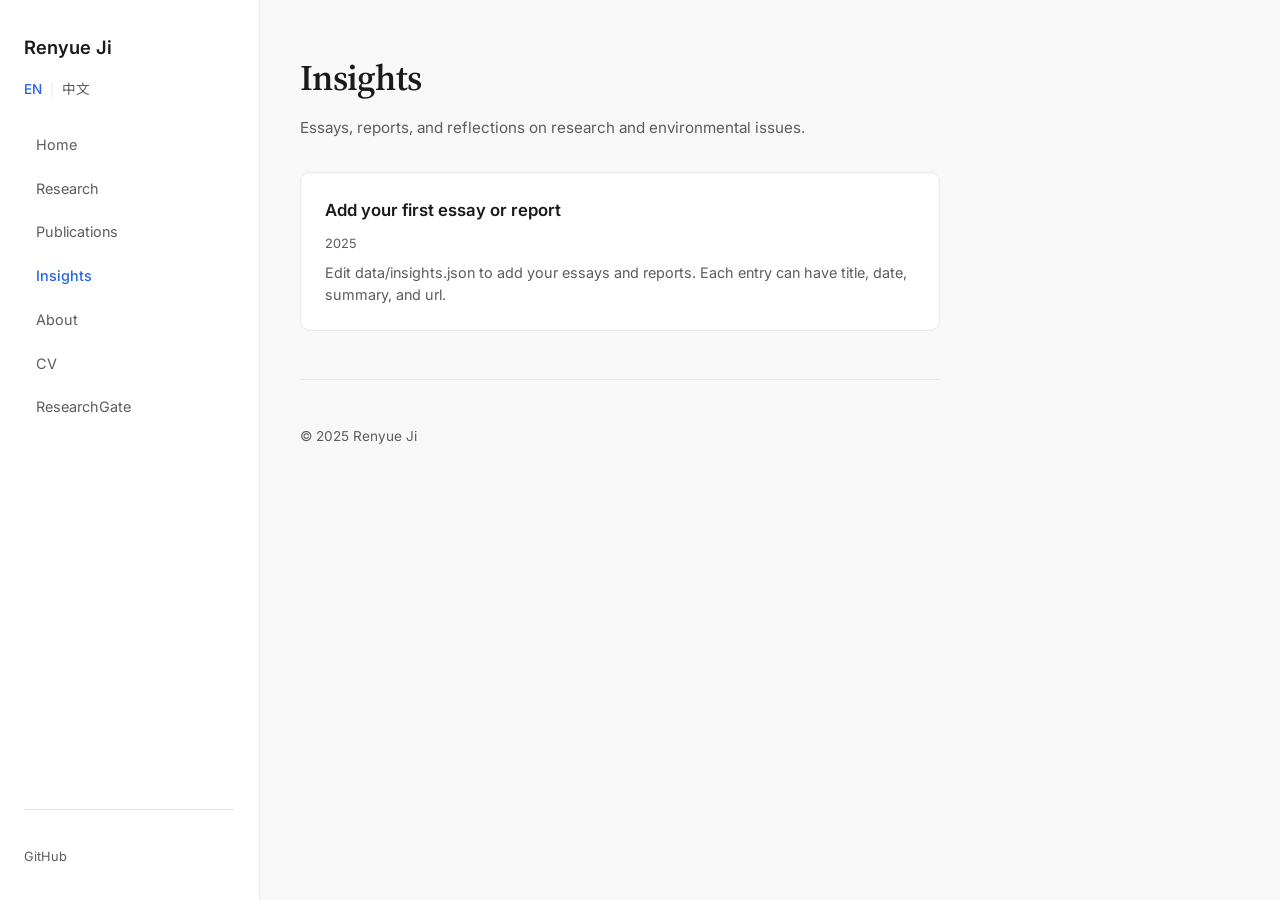
<file: insights.html>
<!DOCTYPE html>
<html lang="en">
<head>
  <meta charset="UTF-8">
  <meta name="viewport" content="width=device-width, initial-scale=1.0">
  <title>Renyue Ji | Insights</title>
  <link rel="stylesheet" href="styles.css">
  <link rel="preconnect" href="https://fonts.googleapis.com">
  <link rel="preconnect" href="https://fonts.gstatic.com" crossorigin>
  <link href="https://fonts.googleapis.com/css2?family=Inter:wght@400;500;600&family=Noto+Sans+SC:wght@400;500;600&family=Source+Serif+4:ital,wght@0,400;0,600;1,400&display=swap" rel="stylesheet">
</head>
<body>
  <div class="app-layout">
    <aside class="sidebar">
      <div class="sidebar-brand">
        <a href="index.html">Renyue Ji</a>
      </div>
      <div class="lang-switch">
        <button type="button" class="lang-btn" data-lang="en" aria-label="English">EN</button>
        <span class="lang-sep">|</span>
        <button type="button" class="lang-btn" data-lang="zh" aria-label="简体中文">中文</button>
      </div>
      <nav class="sidebar-nav">
        <a href="index.html" data-i18n="nav.home">Home</a>
        <a href="research.html" data-i18n="nav.research">Research</a>
        <a href="publications.html" data-i18n="nav.publications">Publications</a>
        <a href="insights.html" class="active" data-i18n="nav.insights">Insights</a>
        <a href="about.html" data-i18n="nav.about">About</a>
        <a href="data/JI%20RENYUE_CV.pdf" target="_blank">CV</a>
        <a href="https://www.researchgate.net/scientific-contributions/Renyue-Ji-2289470138" target="_blank" rel="noopener">ResearchGate</a>
      </nav>
      <div class="sidebar-footer">
        <a href="https://github.com/Renyueji/personal-website">GitHub</a>
      </div>
    </aside>

    <main class="main-content">
      <h1 class="page-title" data-i18n="insights.title">Insights</h1>
      <p class="page-subtitle" data-i18n="insights.subtitle">Essays, reports, and reflections on research and environmental issues.</p>

      <section class="section">
        <div class="insights-grid" id="insights-container">
          <div class="insight-card">
            <h3><a href="#" data-i18n="insights.placeholderTitle">Add your essays and reports</a></h3>
            <div class="meta" data-i18n="insights.placeholderMeta">Add entries to data/insights.json</div>
            <p><span data-i18n="insights.placeholderText">Place your essays, reports, and reflections here. Edit</span> <code data-i18n="insights.placeholderCode">data/insights.json</code> <span data-i18n="insights.placeholderText2">to add items with title, date, summary, and link.</span></p>
          </div>
        </div>
      </section>

      <footer class="site-footer">
        <p data-i18n="footer.copyright">© 2025 Renyue Ji</p>
      </footer>
    </main>
  </div>
  <script src="i18n.js"></script>
  <script src="insights.js"></script>
  <script>
    document.querySelectorAll('.lang-btn').forEach(function(btn) {
      btn.addEventListener('click', function() { window.i18n && window.i18n.setLang(btn.getAttribute('data-lang')); });
    });
  </script>
</body>
</html>
</file>
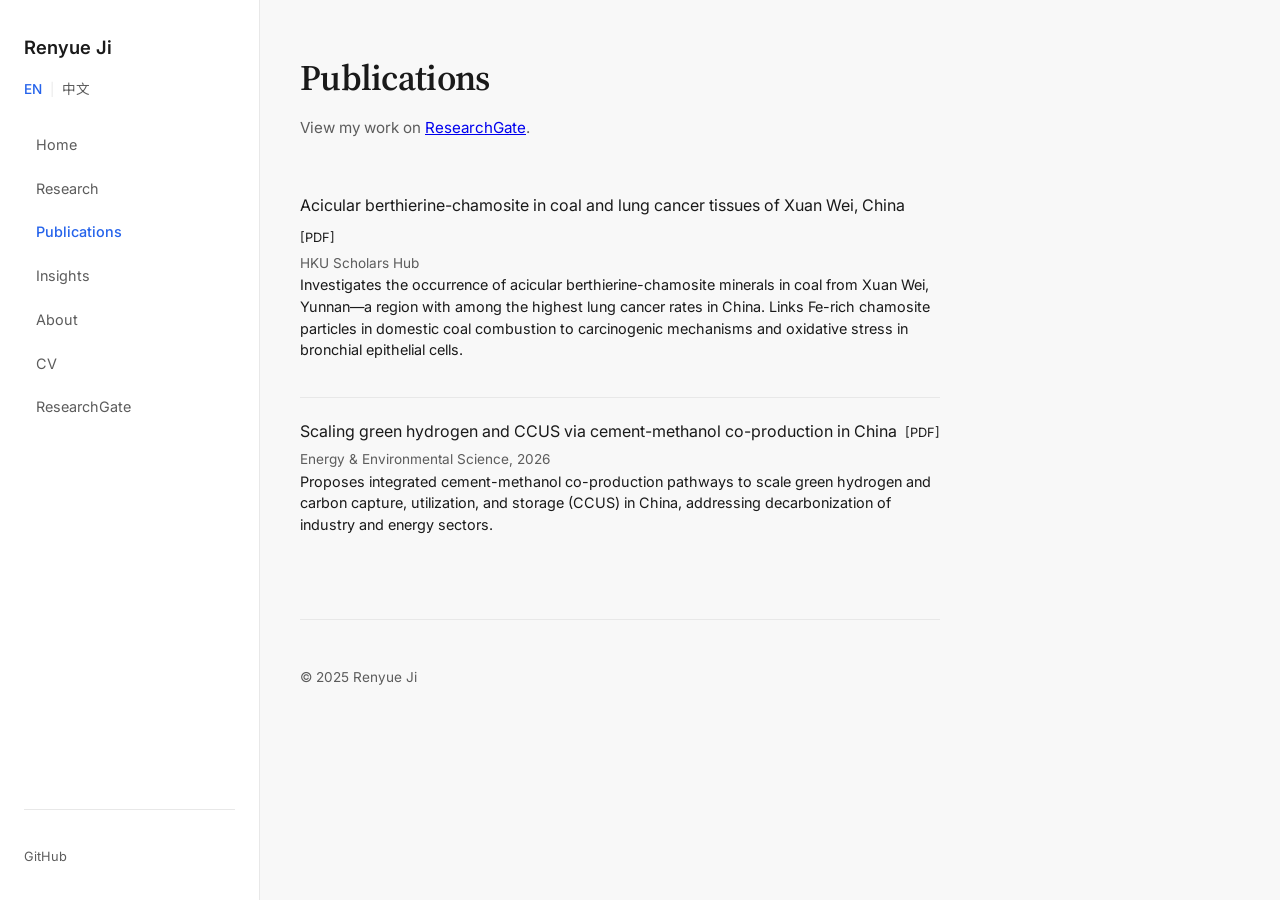
<file: publications.html>
<!DOCTYPE html>
<html lang="en">
<head>
  <meta charset="UTF-8">
  <meta name="viewport" content="width=device-width, initial-scale=1.0">
  <title>Renyue Ji | Publications</title>
  <link rel="stylesheet" href="styles.css">
  <link rel="preconnect" href="https://fonts.googleapis.com">
  <link rel="preconnect" href="https://fonts.gstatic.com" crossorigin>
  <link href="https://fonts.googleapis.com/css2?family=Inter:wght@400;500;600&family=Noto+Sans+SC:wght@400;500;600&family=Source+Serif+4:ital,wght@0,400;0,600;1,400&display=swap" rel="stylesheet">
</head>
<body>
  <div class="app-layout">
    <aside class="sidebar">
      <div class="sidebar-brand">
        <a href="index.html">Renyue Ji</a>
      </div>
      <div class="lang-switch">
        <button type="button" class="lang-btn" data-lang="en" aria-label="English">EN</button>
        <span class="lang-sep">|</span>
        <button type="button" class="lang-btn" data-lang="zh" aria-label="简体中文">中文</button>
      </div>
      <nav class="sidebar-nav">
        <a href="index.html" data-i18n="nav.home">Home</a>
        <a href="research.html" data-i18n="nav.research">Research</a>
        <a href="publications.html" class="active" data-i18n="nav.publications">Publications</a>
        <a href="insights.html" data-i18n="nav.insights">Insights</a>
        <a href="about.html" data-i18n="nav.about">About</a>
        <a href="data/JI%20RENYUE_CV.pdf" target="_blank">CV</a>
        <a href="https://www.researchgate.net/scientific-contributions/Renyue-Ji-2289470138" target="_blank" rel="noopener">ResearchGate</a>
      </nav>
      <div class="sidebar-footer">
        <a href="https://github.com/Renyueji/personal-website">GitHub</a>
      </div>
    </aside>

    <main class="main-content">
      <h1 class="page-title" data-i18n="publications.title">Publications</h1>
      <p class="page-subtitle"><span data-i18n="publications.subtitle">View my work on</span> <a href="https://www.researchgate.net/scientific-contributions/Renyue-Ji-2289470138" target="_blank" rel="noopener">ResearchGate</a>.</p>

      <section class="section">
        <div class="publications-list" id="publications-container">
          <p class="placeholder" data-i18n="publications.loading">Loading publications…</p>
        </div>
      </section>

      <footer class="site-footer">
        <p data-i18n="footer.copyright">© 2025 Renyue Ji</p>
      </footer>
    </main>
  </div>
  <script src="i18n.js"></script>
  <script src="script.js"></script>
  <script>
    document.querySelectorAll('.lang-btn').forEach(function(btn) {
      btn.addEventListener('click', function() { window.i18n && window.i18n.setLang(btn.getAttribute('data-lang')); });
    });
  </script>
</body>
</html>
</file>
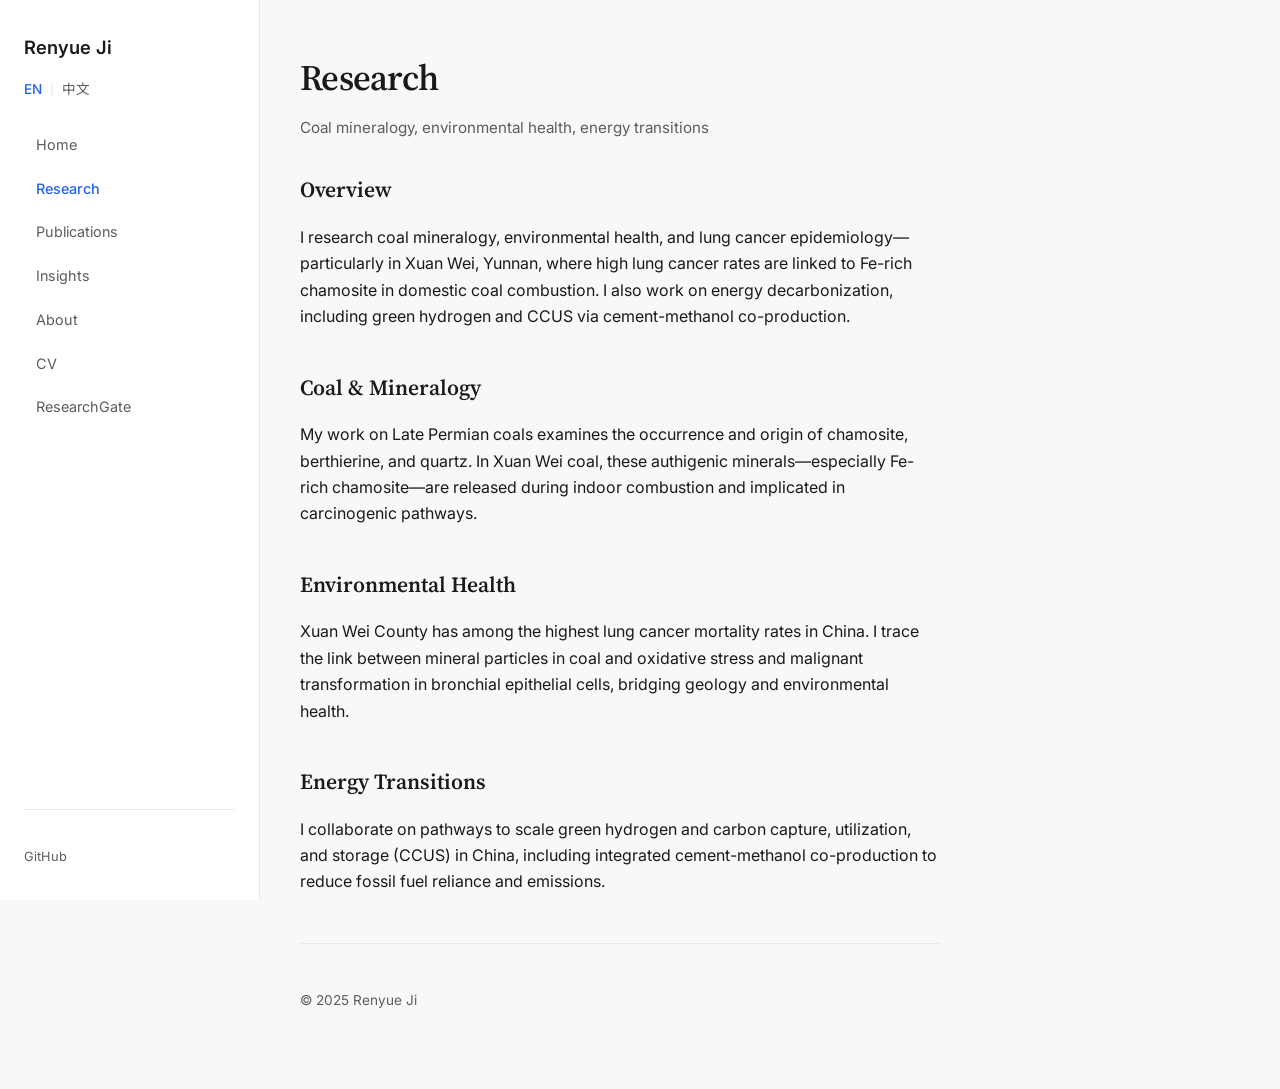
<file: research.html>
<!DOCTYPE html>
<html lang="en">
<head>
  <meta charset="UTF-8">
  <meta name="viewport" content="width=device-width, initial-scale=1.0">
  <title>Renyue Ji | Research</title>
  <link rel="stylesheet" href="styles.css">
  <link rel="preconnect" href="https://fonts.googleapis.com">
  <link rel="preconnect" href="https://fonts.gstatic.com" crossorigin>
  <link href="https://fonts.googleapis.com/css2?family=Inter:wght@400;500;600&family=Noto+Sans+SC:wght@400;500;600&family=Source+Serif+4:ital,wght@0,400;0,600;1,400&display=swap" rel="stylesheet">
</head>
<body>
  <div class="app-layout">
    <aside class="sidebar">
      <div class="sidebar-brand">
        <a href="index.html">Renyue Ji</a>
      </div>
      <div class="lang-switch">
        <button type="button" class="lang-btn" data-lang="en" aria-label="English">EN</button>
        <span class="lang-sep">|</span>
        <button type="button" class="lang-btn" data-lang="zh" aria-label="简体中文">中文</button>
      </div>
      <nav class="sidebar-nav">
        <a href="index.html" data-i18n="nav.home">Home</a>
        <a href="research.html" class="active" data-i18n="nav.research">Research</a>
        <a href="publications.html" data-i18n="nav.publications">Publications</a>
        <a href="insights.html" data-i18n="nav.insights">Insights</a>
        <a href="about.html" data-i18n="nav.about">About</a>
        <a href="data/JI%20RENYUE_CV.pdf" target="_blank">CV</a>
        <a href="https://www.researchgate.net/scientific-contributions/Renyue-Ji-2289470138" target="_blank" rel="noopener">ResearchGate</a>
      </nav>
      <div class="sidebar-footer">
        <a href="https://github.com/Renyueji/personal-website">GitHub</a>
      </div>
    </aside>

    <main class="main-content">
      <h1 class="page-title" data-i18n="research.title">Research</h1>
      <p class="page-subtitle" data-i18n="research.subtitle">Coal mineralogy, environmental health, energy transitions</p>

      <section class="section">
        <h2 data-i18n="research.overview">Overview</h2>
        <p data-i18n="research.overviewText">I research coal mineralogy, environmental health, and lung cancer epidemiology—particularly in Xuan Wei, Yunnan, where high lung cancer rates are linked to Fe-rich chamosite in domestic coal combustion. I also work on energy decarbonization, including green hydrogen and CCUS via cement-methanol co-production.</p>
      </section>

      <section class="section">
        <h2 data-i18n="research.coal">Coal & Mineralogy</h2>
        <p data-i18n="research.coalText">My work on Late Permian coals examines the occurrence and origin of chamosite, berthierine, and quartz. In Xuan Wei coal, these authigenic minerals—especially Fe-rich chamosite—are released during indoor combustion and implicated in carcinogenic pathways.</p>
      </section>

      <section class="section">
        <h2 data-i18n="research.health">Environmental Health</h2>
        <p data-i18n="research.healthText">Xuan Wei County has among the highest lung cancer mortality rates in China. I trace the link between mineral particles in coal and oxidative stress and malignant transformation in bronchial epithelial cells, bridging geology and environmental health.</p>
      </section>

      <section class="section">
        <h2 data-i18n="research.energy">Energy Transitions</h2>
        <p data-i18n="research.energyText">I collaborate on pathways to scale green hydrogen and carbon capture, utilization, and storage (CCUS) in China, including integrated cement-methanol co-production to reduce fossil fuel reliance and emissions.</p>
      </section>

      <footer class="site-footer">
        <p data-i18n="footer.copyright">© 2025 Renyue Ji</p>
      </footer>
    </main>
  </div>
  <script src="i18n.js"></script>
  <script>
    document.querySelectorAll('.lang-btn').forEach(function(btn) {
      btn.addEventListener('click', function() { window.i18n && window.i18n.setLang(btn.getAttribute('data-lang')); });
    });
  </script>
</body>
</html>
</file>
<file: styles.css>
/* Professional multi-page layout with sidebar */

:root {
  --color-text: #1a1a1a;
  --color-text-muted: #5c5c5c;
  --color-bg: #f8f8f8;
  --color-surface: #ffffff;
  --color-border: #e8e8e8;
  --color-accent: #2563eb;
  --color-accent-hover: #1d4ed8;
  --font-sans: 'Inter', 'Noto Sans SC', -apple-system, BlinkMacSystemFont, 'Segoe UI', sans-serif;
  --font-serif: 'Source Serif 4', Georgia, serif;
  --sidebar-width: 260px;
  --content-max: 720px;
}

* {
  box-sizing: border-box;
}

html {
  font-size: 16px;
  scroll-behavior: smooth;
}

body {
  margin: 0;
  padding: 0;
  font-family: var(--font-sans);
  font-weight: 400;
  color: var(--color-text);
  background: var(--color-bg);
  line-height: 1.65;
  -webkit-font-smoothing: antialiased;
}

/* Layout: sidebar + content */
.app-layout {
  display: flex;
  min-height: 100vh;
}

/* Sidebar */
.sidebar {
  width: var(--sidebar-width);
  min-width: var(--sidebar-width);
  background: var(--color-surface);
  border-right: 1px solid var(--color-border);
  padding: 2rem 1.5rem;
  position: fixed;
  top: 0;
  left: 0;
  bottom: 0;
  display: flex;
  flex-direction: column;
}

.sidebar-brand {
  margin-bottom: 1rem;
}

.lang-switch {
  display: flex;
  align-items: center;
  gap: 0.5rem;
  margin-bottom: 1.5rem;
}

.lang-btn {
  background: none;
  border: none;
  padding: 0;
  font: inherit;
  color: var(--color-text-muted);
  cursor: pointer;
  font-size: 0.85rem;
}

.lang-btn:hover {
  color: var(--color-accent);
}

.lang-btn.active {
  color: var(--color-accent);
  font-weight: 500;
}

.lang-sep {
  color: var(--color-border);
  font-size: 0.8rem;
}

.sidebar-brand a {
  text-decoration: none;
  color: var(--color-text);
  font-weight: 600;
  font-size: 1.15rem;
}

.sidebar-nav {
  display: flex;
  flex-direction: column;
  gap: 0.25rem;
}

.sidebar-nav a {
  color: var(--color-text-muted);
  text-decoration: none;
  font-size: 0.9rem;
  padding: 0.5rem 0.75rem;
  border-radius: 6px;
  transition: color 0.2s, background 0.2s;
}

.sidebar-nav a:hover {
  color: var(--color-text);
  background: var(--color-bg);
}

.sidebar-nav a.active {
  color: var(--color-accent);
  font-weight: 500;
}

.sidebar-footer {
  margin-top: auto;
  padding-top: 2rem;
  border-top: 1px solid var(--color-border);
}

.sidebar-footer a {
  color: var(--color-text-muted);
  text-decoration: none;
  font-size: 0.8rem;
}

.sidebar-footer a:hover {
  color: var(--color-accent);
}

/* Main content */
.main-content {
  flex: 1;
  margin-left: var(--sidebar-width);
  padding: 3rem 2.5rem 4rem;
  max-width: var(--content-max);
}

@media (max-width: 768px) {
  .sidebar {
    position: relative;
    width: 100%;
    flex-direction: row;
    flex-wrap: wrap;
    padding: 1rem;
  }

  .sidebar-brand {
    margin-bottom: 1rem;
    width: 100%;
  }

  .sidebar-nav {
    flex-direction: row;
    flex-wrap: wrap;
    gap: 0.5rem;
  }

  .sidebar-footer {
    margin-top: 1rem;
    width: 100%;
    padding-top: 1rem;
  }

  .main-content {
    margin-left: 0;
    padding: 2rem 1.5rem 3rem;
  }
}

/* Page title */
.page-title {
  font-family: var(--font-serif);
  font-size: clamp(1.75rem, 4vw, 2.25rem);
  font-weight: 600;
  margin: 0 0 0.5rem;
  letter-spacing: -0.02em;
}

.page-subtitle {
  font-size: 0.95rem;
  color: var(--color-text-muted);
  margin: 0 0 2rem;
}

/* Sections */
.section {
  margin-bottom: 2.5rem;
}

.section h2 {
  font-family: var(--font-serif);
  font-size: 1.35rem;
  font-weight: 600;
  margin: 0 0 1rem;
}

.section p {
  margin: 0 0 1rem;
  color: var(--color-text);
}

.section a {
  color: var(--color-accent);
  text-decoration: none;
}

.section a:hover {
  text-decoration: underline;
}

/* Home hero with profile photo */
.home-hero {
  display: flex;
  align-items: center;
  gap: 2.5rem;
  margin-bottom: 3rem;
  padding: 2rem 0;
}

.profile-photo {
  width: 160px;
  height: 160px;
  min-width: 160px;
  border-radius: 12px;
  overflow: hidden;
  background: var(--color-border);
  box-shadow: 0 4px 20px rgba(0,0,0,0.08);
}

.profile-photo.profile-photo--sm {
  width: 140px;
  height: 140px;
  min-width: 140px;
}

.profile-photo object,
.profile-photo img,
.profile-photo canvas {
  width: 100%;
  height: 100%;
  object-fit: cover;
  display: block;
}

.profile-photo .photo-placeholder {
  width: 100%;
  height: 100%;
  display: flex;
  flex-direction: column;
  align-items: center;
  justify-content: center;
  color: var(--color-text-muted);
  font-size: 0.8rem;
  text-align: center;
  padding: 1rem;
}

.profile-photo .photo-placeholder svg {
  width: 48px;
  height: 48px;
  opacity: 0.5;
  margin-bottom: 0.5rem;
}

.hero-text h1 {
  font-family: var(--font-serif);
  font-size: clamp(1.9rem, 4vw, 2.5rem);
  font-weight: 600;
  margin: 0 0 0.5rem;
  letter-spacing: -0.02em;
}

.hero-text .tagline {
  font-size: 0.95rem;
  color: var(--color-text-muted);
  margin: 0 0 0.75rem;
}

.hero-text .hero-sub {
  font-size: 0.9rem;
  color: var(--color-text-muted);
  line-height: 1.5;
}

@media (max-width: 560px) {
  .home-hero {
    flex-direction: column;
    text-align: center;
  }

  .profile-photo {
    width: 140px;
    height: 140px;
    min-width: 140px;
  }
}

/* Publications */
.publications-list {
  margin-top: 1rem;
}

.publication-item {
  padding: 1.25rem 0;
  border-bottom: 1px solid var(--color-border);
}

.publication-item:last-child {
  border-bottom: none;
}

.publication-item a {
  color: var(--color-text);
}

.publication-item a:hover {
  color: var(--color-accent);
}

.publication-title {
  display: flex;
  align-items: baseline;
  flex-wrap: wrap;
  gap: 0.5rem;
}

.pdf-link {
  font-size: 0.8rem;
  color: var(--color-accent);
  white-space: nowrap;
}

.publication-summary {
  font-size: 0.9rem;
  color: var(--color-text-muted);
  margin: 0.5rem 0 0;
  line-height: 1.5;
}

.publication-meta {
  font-size: 0.85rem;
  color: var(--color-text-muted);
  margin-top: 0.25rem;
}

/* Insight cards (essays & reports) */
.insights-grid {
  display: grid;
  gap: 1.25rem;
}

.insight-card {
  background: var(--color-surface);
  border: 1px solid var(--color-border);
  border-radius: 10px;
  padding: 1.5rem;
  transition: box-shadow 0.2s;
}

.insight-card:hover {
  box-shadow: 0 4px 20px rgba(0,0,0,0.06);
}

.insight-card h3 {
  font-size: 1.05rem;
  font-weight: 600;
  margin: 0 0 0.5rem;
}

.insight-card .meta {
  font-size: 0.8rem;
  color: var(--color-text-muted);
  margin-bottom: 0.5rem;
}

.insight-card p {
  font-size: 0.9rem;
  margin: 0;
  color: var(--color-text-muted);
  line-height: 1.5;
}

.insight-card a {
  color: var(--color-text);
  text-decoration: none;
}

.insight-card a:hover {
  color: var(--color-accent);
}

/* About visuals */
.about-layout {
  display: grid;
  grid-template-columns: 140px 1fr;
  gap: 2rem;
  align-items: start;
  margin-bottom: 2rem;
}

@media (max-width: 560px) {
  .about-layout {
    grid-template-columns: 1fr;
  }
}

.about-visuals {
  display: grid;
  grid-template-columns: repeat(3, 1fr);
  gap: 1rem;
  margin: 2rem 0;
}

@media (max-width: 600px) {
  .about-visuals {
    grid-template-columns: 1fr;
  }
}

.visual-card {
  padding: 1.25rem;
  border: 1px solid var(--color-border);
  border-radius: 10px;
  background: var(--color-surface);
}

.visual-icon {
  color: var(--color-text-muted);
  margin-bottom: 0.75rem;
}

.visual-card h3 {
  font-size: 0.95rem;
  font-weight: 600;
  margin: 0 0 0.35rem;
}

.visual-card p {
  font-size: 0.8rem;
  color: var(--color-text-muted);
  margin: 0;
  line-height: 1.45;
}

.about-timeline {
  margin-top: 2rem;
  padding-top: 2rem;
  border-top: 1px solid var(--color-border);
}

.about-timeline h3 {
  font-family: var(--font-serif);
  font-size: 1.1rem;
  font-weight: 600;
  margin: 0 0 1rem;
}

.timeline-steps {
  display: flex;
  flex-direction: column;
  gap: 0.75rem;
}

.timeline-step {
  display: flex;
  align-items: center;
  gap: 0.75rem;
  font-size: 0.9rem;
}

.timeline-dot {
  width: 8px;
  height: 8px;
  border-radius: 50%;
  background: var(--color-accent);
  flex-shrink: 0;
}

/* Footer */
.site-footer {
  margin-top: 3rem;
  padding-top: 2rem;
  border-top: 1px solid var(--color-border);
  font-size: 0.85rem;
  color: var(--color-text-muted);
}
</file>
